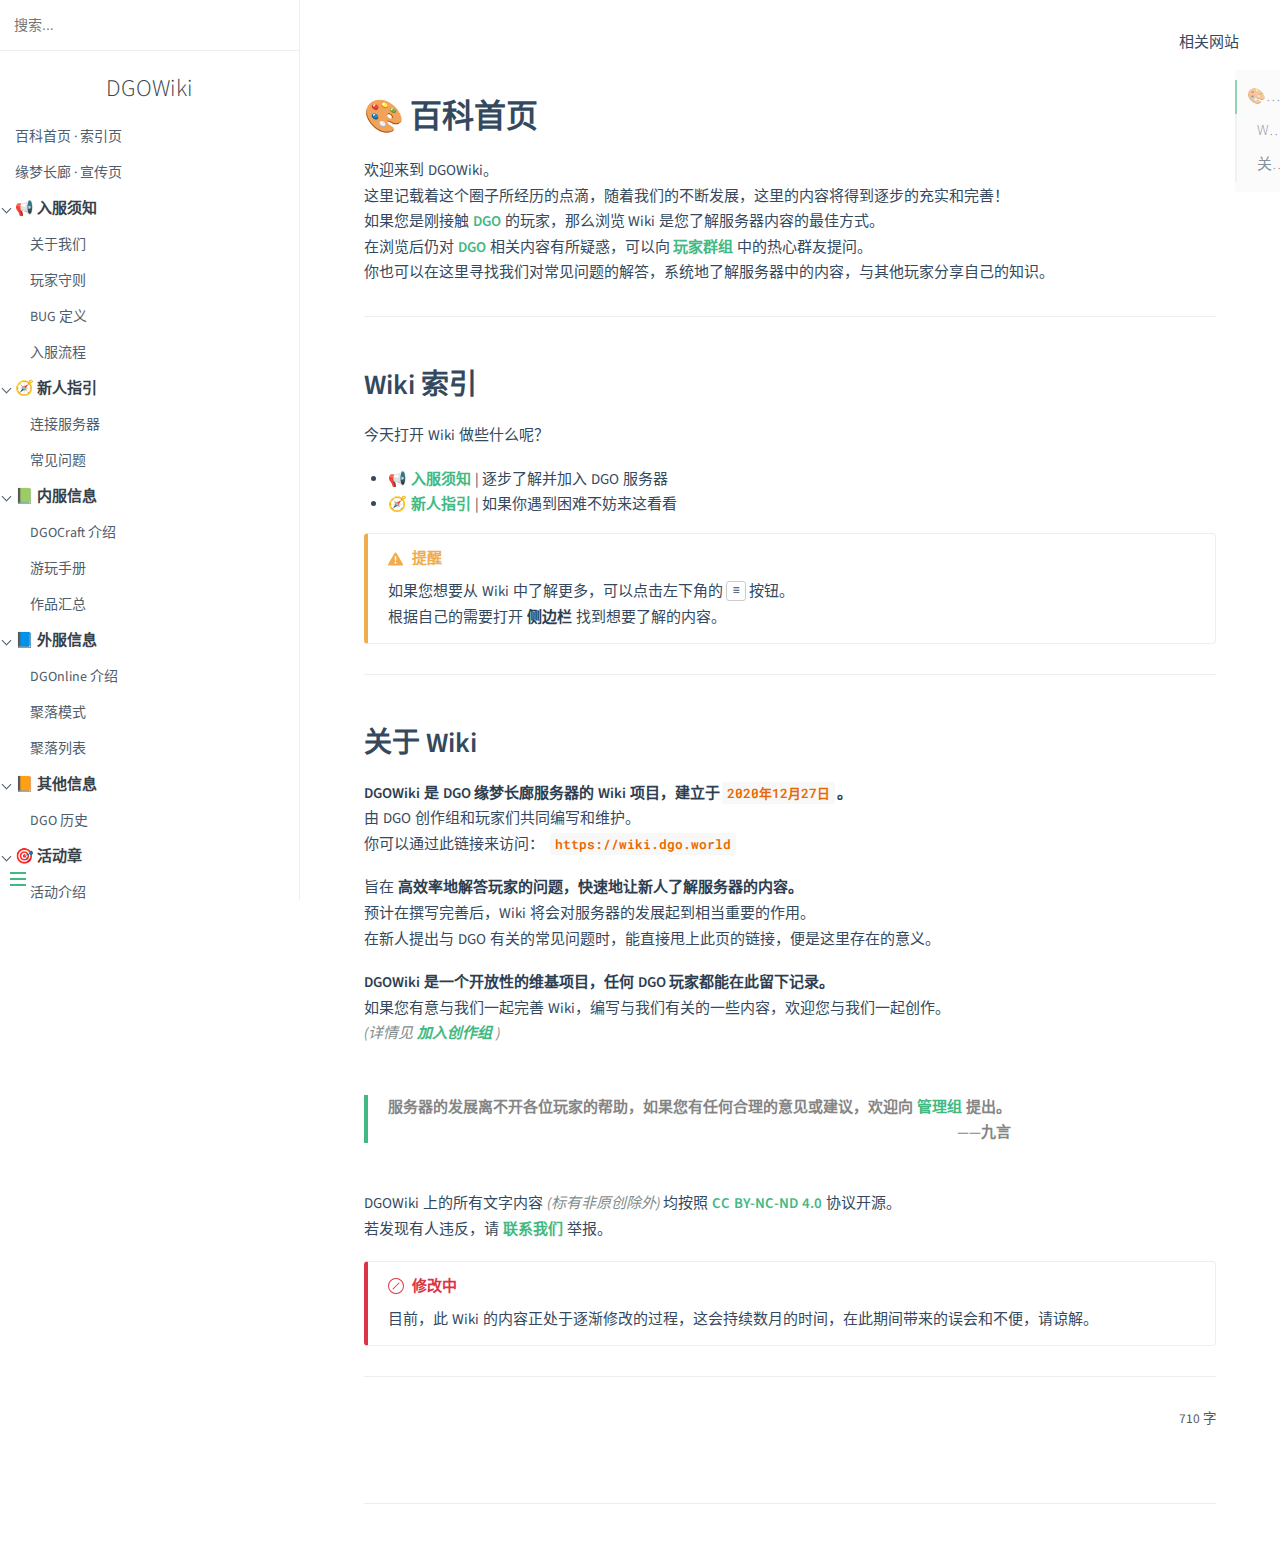
<file: index.html>
<!DOCTYPE html>
<html lang="zh-CN">
	<head>
		<!-- Page title -->
		<title>DGOWiki</title>
		<!-- /Page title -->

		<!-- Meta -->
		<meta charset="utf-8" />
		<meta http-equiv="X-UA-Compatible" content="IE=Edge,chrome=1" />
		<meta
			name="viewport"
			content="width=device-width, initial-scale=1,shrink-to-fit=no"
		/>
		<meta name="renderer" content="webkit|ie-comp|ie-stand" />
		<meta name="author" content="Maraudern,meraki_9yan@qq.com" />
		<meta http-equiv="cache-control" content="no-cache" />
		<!-- /Meta -->

		<!-- Styles -->
		<!-- <link rel="stylesheet" type="text/css" href="//cdn.jsdelivr.net/npm/docsify-plugin-toc@1.3.1/dist/light.css" 文章目录导航 /> -->
		<!-- <link rel="stylesheet" href="//cdn.jsdelivr.net/npm/docsify-sidebar-collapse/dist/sidebar.min.css" /> 侧边栏折叠 -->
		<link rel="stylesheet" type="text/css" href="css/light.css" />
		<link rel="stylesheet" type="text/css" href="css/sidebar.css" />
		<link rel="stylesheet" type="text/css" href="css/vue.css" />
		<link rel="stylesheet" type="text/css" href="css/font.css" />
		<link rel="stylesheet" type="text/css" href="css/theme.css" />

		<style>
			:root {
				--docsifytabs-border-color: #ededed;
				--docsifytabs-tab-highlight-color: var(--sidebar-nav-link-color--active, #42b983);
			}
		</style>
		<!-- /Styles -->
	</head>
	<body>
		<!-- 预加载 -->
		<div id="app">正在加载DGOWiki...</div>
		<!-- /预加载 -->

		<!-- Javascript -->
		<script>
			window.$docsify = {
				repo: "", // github挂件
				routerMode: "hash", // url模式
				auto2top: true,
				topMargin: 40,
				noEmoji: false,
				homepage: "index.md",
				loadNavbar: "navbar.md",
				loadSidebar: "sidebar.md",
				name: "DGOWiki",
				nameLink: "/",
				subMaxLevel: 1,
				search: {
					depth: 3,
					noData: "未找到结果，换个搜索词试试？",
					placeholder: "搜索...",
					namespace: "website-1",
				},
				sidebarDisplayLevel: 2,
				toc: {
					tocMaxLevel: 6,
					target: "h1,h2, h3, h4, h5, h6",
				},
				pagination: {
					previousText: "上一章",
					nextText: "下一章",
					crossChapter: true,
					crossChapterText: true,
				},
				count: {
					countable: true,
					position: "bottom",
					margin: "10px",
					float: "right",
					fontsize: "0.9em",
					color: "rgb(90,90,90)",
					language: "chinese",
					localization: {
						words: "",
						minute: "",
					},
					isExpected: false,
				},
				tabs: {
					sync: true,
					theme: "classic",
					tabComments: true,
					tabHeadings: true,
				},
				lastModified: {
					repo: "Maraudern/DGOWiki",
					basePath: "/",
					preString: "最后更新时间：",
					dateFormat: "{YYYY}/{MM}/{DD} {HH}:{mm}",
				},
				"flexible-alerts": {
					note: {
						label: {
							"/En-us/": "Note",
							"/": "笔记",
						},
					},
					tip: {
						label: {
							"/En-us/": "Tip",
							"/": "建议",
						},
					},
					warning: {
						label: {
							"/En-us/": "Warning",
							"/": "提醒",
						},
					},
					attention: {
						label: {
							"/En-us/": "Atention",
							"/": "注意！",
						},
					},
				},
				remoteMarkdown: {
					tag: "customTag",
				},
			};
		</script>

		<!-- <script src="//cdn.jsdelivr.net/npm/docsify@4.12.2/lib/docsify.min.js"></script> docsify -->
		<!-- <script src="//cdn.jsdelivr.net/npm/docsify@4.12.2/lib/plugins/emoji.min.js"></script> emoji表情 -->
		<!-- <script src="//cdn.jsdelivr.net/npm/docsify@4.12.2/lib/plugins/search.min.js"></script> 搜索 -->
		<!-- <script src="//cdn.jsdelivr.net/npm/docsify@4.12.2/lib/plugins/zoom-image.min.js"></script> 图片缩放 -->
		<!-- <script src="//cdn.jsdelivr.net/npm/docsify-plugin-toc@1.3.1/dist/docsify-plugin-toc.min.js"></script> 文章目录导航 -->
		<!-- <script src="//cdn.jsdelivr.net/npm/docsify-pagination@2.10.1/dist/docsify-pagination.min.js"></script> 翻页 -->
		<!-- <script src="//cdn.jsdelivr.net/npm/docsify-sidebar-collapse@1.3.5/dist/docsify-sidebar-collapse.min.js"></script> 侧边栏折叠 -->
		<!-- <script src="//cdn.jsdelivr.net/npm/docsify-count@1.1.0/dist/countable.min.js"></script> 字数统计 -->
		<!-- <script src="//cdn.jsdelivr.net/npm/docsify-tabs@1.5.3/dist/docsify-tabs.min.js></script> 多选项卡 -->
		<!-- <script src="//cdn.jsdelivr.net/npm/docsify-copy-code@2.1.1/dist/docsify-copy-code.min.js"></script> 复制代码 -->
		<!-- <script src="//cdn.jsdelivr.net/npm/docsify-plugin-flexible-alerts@1.1.0/dist/docsify-plugin-flexible-alerts.min.js"></script> 更美观的提示块 -->
		<!-- <script src="//cdn.jsdelivr.net/npm/docsify-example-panels@1.1.0/dist/docsify-example-panels.min.js"></script> 结构化div面板 -->
		<!-- <script src="//cdn.jsdelivr.net/npm/tinydate@1.3.0/dist/tinydate.min.js"></script> 最后修改时间 -->
		<!-- <script src="//cdn.jsdelivr.net/gh/rxmapple/docsify-last-modified@main/src/docsify-last-modified.js"></script> 修复最后修改时间部署问题 -->
		<!-- <script src="//cdn.jsdelivr.net/gh/h-hg/docsify-image-caption/dist/docsify-image-caption.min.js"></script> 显示图像标题 -->

		<script src="js/docsify.min.js"></script>
		<script src="js/emoji.min.js"></script>
		<script src="js/search.min.js"></script>
		<script src="js/zoom-image.min.js"></script>
		<script src="js/docsify-plugin-toc.min.js"></script>
		<script src="js/docsify-pagination.min.js"></script>
		<script src="js/docsify-sidebar-collapse.min.js"></script>
		<script src="js/countable.min.js"></script>
		<script src="js/docsify-tabs.min.js"></script>
		<script src="js/docsify-copy-code.min.js"></script>
		<script src="js/docsify-plugin-flexible-alerts.min.js"></script>
		<script src="js/docsify-example-panels.js"></script>
		<script src="js/tinydate.min.js"></script>
		<script src="js/docsify-last-modified.js"></script>
		<script src="js/docsify-image-caption.min.js"></script>
		<script src="js/theme.js"></script>
		<!-- /Javascript -->
	</body>
</html>
</file>
<file: css/light.css>
@media only screen and (max-width: 1299px) {
	aside.toc-nav {
		max-width: 45px;
		opacity: 0.6;
		right: 0 !important;
		margin-right: 0 !important;
		background: #f8f8f8;
	}
	aside.toc-nav:hover {
		max-width: inherit;
		opacity: 1;
	}
}

@media only screen and (min-width: 1300px) {
	section.content {
		padding-right: 250px;
	}
}

aside.toc-nav {
	position: fixed;
	top: 70px;
	right: 3%;
	margin-right: 20px;
	width: 250px;
	z-index: 999999;
	align-self: flex-start;
	flex: 0 0 auto;
	overflow-y: auto;
	max-height: 70%;
	background-color: var(--code-bg-color, #f8f8f8);
}

aside.toc-nav.nothing {
	width: 0;
}

.page_toc {
	position: relative;
	left: 0;
	margin: 10px 0;
	border: none;
	font-size: 1em;
}

.page_toc p.title {
	margin: 0;
	padding-bottom: 5px;
	font-weight: 600;
	font-size: 1.2em;
}

.page_toc .anchor:hover:after {
	content: "";
}
.page_toc div[class^="lv"] a:hover span {
	color: var(--sidebar-nav-link-color--active, #42b983);
}

.page_toc div {
	border-left: 2px solid #e8e8e8;
	text-indent: 10px;
	padding: 2px 0;
	cursor: pointer;
}

.page_toc div.active {
	border-left-color: var(--sidebar-nav-link-color--active, #42b983);
	transition: border-left-color 0.23s;
}

.page_toc div.active a span {
	color: var(--sidebar-nav-link-color--active, #42b983);
	transition: color 0.23s;
}

.page_toc div[class^="lv"] a {
	color: var(--text-color-base, black);
	text-decoration: none;
	font-weight: 300;
	line-height: 2em;
	display: block;
}

.page_toc div[class^="lv"] a span {
	color: var(--text-color, #34495e);
	display: block;
	overflow: hidden;
	white-space: nowrap;
	text-overflow: ellipsis;
}

.page_toc div.lv2 {
	text-indent: 20px;
}

.page_toc div.lv3 {
	text-indent: 30px;
}

.page_toc div.lv4 {
	text-indent: 40px;
}

.page_toc div.lv5 {
	text-indent: 50px;
}

.page_toc div.lv6 {
	text-indent: 60px;
}
</file>
<file: css/sidebar.css>
.sidebar-nav li {
	position: relative;
	margin: 0;
	cursor: pointer;
}
.sidebar-nav ul:not(.app-sub-sidebar) > li:not(.file)::before {
	content: "";
	display: block;
	position: absolute;
	top: 11px;
	left: -12px;
	height: 6px;
	width: 6px;
	border-right: 1px solid #505d6b;
	border-bottom: 1px solid #505d6b;
	transform: rotate(-45deg);
	transition: transform 0.1s;
}
.sidebar-nav ul:not(.app-sub-sidebar) > li.open::before {
	transform: rotate(45deg);
}
.sidebar-nav ul:not(.app-sub-sidebar) > li.collapse::before {
	transform: rotate(-45deg);
}
</file>
<file: css/vue.css>
@import url("https://fonts.googleapis.com/css?family=Roboto+Mono|Source+Sans+Pro:300,400,600");
* {
	-webkit-font-smoothing: antialiased;
	-webkit-overflow-scrolling: touch;
	-webkit-tap-highlight-color: rgba(0, 0, 0, 0);
	-webkit-text-size-adjust: none;
	-webkit-touch-callout: none;
	box-sizing: border-box;
}
body:not(.ready) {
	overflow: hidden;
}
body:not(.ready) .app-nav,
body:not(.ready) > nav,
body:not(.ready) [data-cloak] {
	display: none;
}
div#app {
	font-size: 30px;
	font-weight: lighter;
	margin: 40vh auto;
	text-align: center;
}
div#app:empty:before {
	content: "Loading...";
}
.emoji {
	height: 1.2rem;
	vertical-align: middle;
}
.progress {
	background-color: var(--theme-color, #42b983);
	height: 2px;
	left: 0;
	position: fixed;
	right: 0;
	top: 0;
	transition: width 0.2s, opacity 0.4s;
	width: 0;
	z-index: 999999;
}
.search .search-keyword,
.search a:hover {
	color: var(--theme-color, #42b983);
}
.search .search-keyword {
	font-style: normal;
	font-weight: 700;
}
body,
html {
	height: 100%;
}
body {
	-moz-osx-font-smoothing: grayscale;
	-webkit-font-smoothing: antialiased;
	color: var(--text-color, #34495e);
	font-family: Source Sans Pro, Helvetica Neue, Arial, sans-serif;
	font-size: 15px;
	letter-spacing: 0;
	margin: 0;
	overflow-x: hidden;
}
img {
	max-width: 100%;
}
a[disabled] {
	cursor: not-allowed;
	opacity: 0.6;
}
kbd {
	border: 1px solid #ccc;
	border-radius: 3px;
	display: inline-block;
	font-size: 12px !important;
	line-height: 12px;
	margin-bottom: 3px;
	padding: 3px 5px;
	vertical-align: middle;
}
li input[type="checkbox"] {
	margin: 0 0.2em 0.25em 0;
	vertical-align: middle;
}
.app-nav {
	margin: 25px 60px 0 0;
	position: absolute;
	right: 0;
	text-align: right;
	z-index: 10;
}
.app-nav.no-badge {
	margin-right: 25px;
}
.app-nav p {
	margin: 0;
}
.app-nav > a {
	margin: 0 1rem;
	padding: 5px 0;
}
.app-nav li,
.app-nav ul {
	display: inline-block;
	list-style: none;
	margin: 0;
}
.app-nav a {
	color: inherit;
	font-size: 16px;
	text-decoration: none;
	transition: color 0.3s;
}
.app-nav a.active,
.app-nav a:hover {
	color: var(--theme-color, #42b983);
}
.app-nav a.active {
	border-bottom: 2px solid var(--theme-color, #42b983);
}
.app-nav li {
	display: inline-block;
	margin: 0 1rem;
	padding: 5px 0;
	position: relative;
	cursor: pointer;
}
.app-nav li ul {
	background-color: var(--bg-color);
	border: 1px solid;
	border-color: #ddd #ddd #ccc;
	border-radius: 4px;
	box-sizing: border-box;
	display: none;
	max-height: calc(100vh - 61px);
	overflow-y: auto;
	padding: 10px 0;
	position: absolute;
	right: -15px;
	text-align: left;
	top: 100%;
	white-space: nowrap;
}
.app-nav li ul li {
	display: block;
	font-size: 14px;
	line-height: 1rem;
	margin: 8px 14px;
	white-space: nowrap;
}
.app-nav li ul a {
	display: block;
	font-size: inherit;
	margin: 0;
	padding: 0;
}
.app-nav li ul a.active {
	border-bottom: 0;
}
.app-nav li:hover ul {
	display: block;
}
.github-corner {
	border-bottom: 0;
	position: fixed;
	right: 0;
	text-decoration: none;
	top: 0;
	z-index: 1;
}
.github-corner:hover .octo-arm {
	-webkit-animation: octocat-wave 0.56s ease-in-out;
	animation: octocat-wave 0.56s ease-in-out;
}
.github-corner svg {
	color: #fff;
	fill: var(--theme-color, #42b983);
	height: 80px;
	width: 80px;
}
main {
	display: block;
	position: relative;
	width: 100vw;
	height: 100%;
	z-index: 0;
}
main.hidden {
	display: none;
}
.anchor {
	display: inline-block;
	text-decoration: none;
	transition: all 0.3s;
}
.anchor span {
	color: var(--text-color);
}
.anchor:hover {
	text-decoration: underline;
}
.sidebar {
	border-right: 1px solid #eee;
	overflow-y: auto;
	padding: 40px 0 0;
	position: absolute;
	top: 0;
	bottom: 0;
	left: 0;
	transition: transform 0.25s ease-out;
	width: 300px;
	z-index: 20;
}
.sidebar > h1 {
	margin: 0 auto 1rem;
	font-size: 1.5rem;
	font-weight: 300;
	text-align: center;
}
.sidebar > h1 a {
	color: inherit;
	text-decoration: none;
}
.sidebar > h1 .app-nav {
	display: block;
	position: static;
}
.sidebar .sidebar-nav {
	line-height: 2em;
	padding-bottom: 40px;
}
.sidebar li.collapse .app-sub-sidebar {
	display: none;
}
.sidebar ul {
	margin: 0 0 0 15px;
	padding: 0;
}
.sidebar li > p {
	font-weight: 700;
	margin: 0;
}
.sidebar ul,
.sidebar ul li {
	list-style: none;
}
.sidebar ul li a {
	border-bottom: none;
	display: block;
}
.sidebar ul li ul {
	padding-left: 20px;
}
.sidebar::-webkit-scrollbar {
	width: 4px;
}
.sidebar::-webkit-scrollbar-thumb {
	background: transparent;
	border-radius: 4px;
}
.sidebar:hover::-webkit-scrollbar-thumb {
	background: hsla(0, 0%, 53.3%, 0.4);
}
.sidebar:hover::-webkit-scrollbar-track {
	background: hsla(0, 0%, 53.3%, 0.1);
}
.sidebar-toggle {
	background-color: transparent;
	background-color: var(--sidebar-toggle-bg-color, hsla(0%, 0%, 100%, 0.8));
	border: 0;
	outline: none;
	padding: 10px;
	position: absolute;
	bottom: 0;
	left: 0;
	text-align: center;
	transition: opacity 0.3s;
	width: 284px;
	z-index: 30;
	cursor: pointer;
}
.sidebar-toggle:hover .sidebar-toggle-button {
	opacity: 0.4;
}
.sidebar-toggle span {
	background-color: var(--theme-color, #42b983);
	display: block;
	margin-bottom: 4px;
	width: 16px;
	height: 2px;
}
body.sticky .sidebar,
body.sticky .sidebar-toggle {
	position: fixed;
}
.content {
	padding-top: 60px;
	position: absolute;
	top: 0;
	right: 0;
	bottom: 0;
	left: 300px;
	transition: left 0.25s ease;
}
.markdown-section {
	margin: 0 auto;
	max-width: 80%;
	padding: 30px 15px 40px;
	position: relative;
}
.markdown-section > * {
	box-sizing: border-box;
	font-size: inherit;
}
.markdown-section > :first-child {
	margin-top: 0 !important;
}
.markdown-section hr {
	border: none;
	border-bottom: 1px solid #eee;
	margin: 2em 0;
}
.markdown-section iframe {
	border: 1px solid #eee;
	width: 1px;
	min-width: 100%;
}
.markdown-section img {
	width: 60%;
	margin: 0 auto;
} /*将图片宽度减小*/
.markdown-section table {
	border-collapse: collapse;
	border-spacing: 0;
	display: block;
	margin-bottom: 1rem;
	overflow: auto;
	width: 100%;
}
.markdown-section th {
	font-weight: 700;
}
.markdown-section td,
.markdown-section th {
	border: 1px solid #ddd;
	padding: 6px 13px;
}
.markdown-section th {
	border-color: #d9d9d9;
	background-color: var(--th-bg-color, #e5e5e5);
}
.markdown-section tr {
	border-top: 1px solid #ccc;
	background-color: var(--tr-bg-color, #fff);
}
.markdown-section p.tip {
	background-color: var(--code-bg-color, #f8f8f8);
}
.markdown-section tr:nth-child(2n) {
	background-color: var(--tr2-bg-color, #f8f8f8);
}
.markdown-section p.tip {
	border-bottom-right-radius: 2px;
	border-left: 4px solid #f66;
	border-top-right-radius: 2px;
	margin: 2em 0;
	padding: 12px 24px 12px 30px;
	position: relative;
}
.markdown-section p.tip:before {
	background-color: #f66;
	border-radius: 100%;
	color: #fff;
	content: "!";
	font-family: Dosis, Source Sans Pro, Helvetica Neue, Arial, sans-serif;
	font-size: 14px;
	font-weight: 700;
	left: -12px;
	line-height: 20px;
	position: absolute;
	height: 20px;
	width: 20px;
	text-align: center;
	top: 14px;
}
.markdown-section p.tip code {
	background-color: #efefef;
}
.markdown-section p.tip em {
	color: var(--text-color, #34495e);
}
.markdown-section p.warn {
	background: rgba(66, 185, 131, 0.1);
	border-radius: 2px;
	padding: 1rem;
}
.markdown-section ul.task-list > li {
	list-style-type: none;
}
body.close .sidebar {
	transform: translateX(-300px);
}
body.close .sidebar-toggle {
	width: auto;
}
body.close .content {
	left: 0;
}
@media print {
	.app-nav,
	.github-corner,
	.sidebar,
	.sidebar-toggle {
		display: none;
	}
}
@media screen and (max-width: 768px) {
	.github-corner,
	.sidebar,
	.sidebar-toggle {
		position: fixed;
	}
	.app-nav {
		margin-top: 16px;
	}
	.app-nav li ul {
		top: 30px;
	}
	main {
		height: auto;
		overflow-x: hidden;
	}
	.sidebar {
		left: -300px;
		transition: transform 0.25s ease-out;
	}
	.content {
		left: 0;
		max-width: 100vw;
		position: static;
		padding-top: 20px;
		transition: transform 0.25s ease;
	}
	.app-nav,
	.github-corner {
		transition: transform 0.25s ease-out;
	}
	.sidebar-toggle {
		background-color: transparent;
		width: auto;
		padding: 30px 30px 10px 10px;
	}
	body.close .sidebar {
		transform: translateX(300px);
	}
	body.close .sidebar-toggle {
		background-color: var(--sidebar-toggle-bg-color);
		transition: background-color 1s;
		width: 284px;
		padding: 10px;
	}
	body.close .content {
		transform: translateX(300px);
	}
	body.close .app-nav,
	body.close .github-corner {
		display: none;
	}
	.github-corner:hover .octo-arm {
		-webkit-animation: none;
		animation: none;
	}
	.github-corner .octo-arm {
		-webkit-animation: octocat-wave 0.56s ease-in-out;
		animation: octocat-wave 0.56s ease-in-out;
	}
}
@-webkit-keyframes octocat-wave {
	0%,
	to {
		transform: rotate(0);
	}
	20%,
	60% {
		transform: rotate(-25deg);
	}
	40%,
	80% {
		transform: rotate(10deg);
	}
}
@keyframes octocat-wave {
	0%,
	to {
		transform: rotate(0);
	}
	20%,
	60% {
		transform: rotate(-25deg);
	}
	40%,
	80% {
		transform: rotate(10deg);
	}
}
section.cover {
	align-items: center;
	background-position: 50%;
	background-repeat: no-repeat;
	background-size: cover;
	height: 100vh;
	width: 100vw;
	display: none;
}
section.cover.show {
	display: flex;
}
section.cover.has-mask .mask {
	background-color: #fff;
	opacity: 0.8;
	position: absolute;
	top: 0;
	height: 100%;
	width: 100%;
}
section.cover .cover-main {
	flex: 1;
	margin: -20px 16px 0;
	text-align: center;
	position: relative;
}
section.cover a {
	color: inherit;
}
section.cover a,
section.cover a:hover {
	text-decoration: none;
}
section.cover p {
	line-height: 1.5rem;
	margin: 1em 0;
}
section.cover h1 {
	color: inherit;
	font-size: 2.5rem;
	font-weight: 300;
	margin: 0.625rem 0 2.5rem;
	position: relative;
	text-align: center;
}
section.cover h1 a {
	display: block;
}
section.cover h1 small {
	bottom: -0.4375rem;
	font-size: 1rem;
	position: absolute;
}
section.cover blockquote {
	font-size: 1.5rem;
	text-align: center;
}
section.cover ul {
	line-height: 1.8;
	list-style-type: none;
	margin: 1em auto;
	max-width: 500px;
	padding: 0;
}
section.cover .cover-main > p:last-child a {
	border-radius: 2rem;
	border: 1px solid var(--theme-color, #42b983);
	box-sizing: border-box;
	color: var(--theme-color, #42b983);
	display: inline-block;
	font-size: 1.05rem;
	letter-spacing: 0.1rem;
	margin: 0.5rem 1rem;
	padding: 0.75em 2rem;
	text-decoration: none;
	transition: all 0.15s ease;
}
section.cover .cover-main > p:last-child a:last-child {
	background-color: var(--theme-color, #42b983);
	color: #fff;
}
section.cover .cover-main > p:last-child a:last-child:hover {
	color: inherit;
	opacity: 0.8;
}
section.cover .cover-main > p:last-child a:hover {
	color: inherit;
}
section.cover blockquote > p > a {
	border-bottom: 2px solid var(--theme-color, #42b983);
	transition: color 0.3s;
}
section.cover blockquote > p > a:hover {
	color: var(--theme-color, #42b983);
}
.sidebar,
body {
	background-color: var(--bg-color, #fff);
}
.sidebar {
	color: var(--sidebar-color, #364149);
}
.sidebar li {
	margin: 6px 0;
}
.sidebar ul li a {
	color: var(--sidebar-a-color, #505d6e);
	font-size: 14px;
	font-weight: 400;
	overflow: hidden;
	text-decoration: none;
	text-overflow: ellipsis;
	white-space: nowrap;
}
.sidebar ul li a:hover {
	text-decoration: underline;
}
.sidebar ul li ul {
	padding: 0;
}
.sidebar ul li.active > a {
	border-right: 2px solid;
	color: var(--theme-color, #42b983);
	font-weight: 600;
}
.app-sub-sidebar li:before {
	content: "-";
	padding-right: 4px;
	float: left;
}
.markdown-section h1,
.markdown-section h2,
.markdown-section h3,
.markdown-section h4,
.markdown-section strong {
	color: var(--strong-color, #2c3e50);
	font-weight: 600;
}
.markdown-section a {
	color: var(--theme-color, #42b983);
	font-weight: 600;
	text-decoration: none; /*删除超链接的下划线*/
}
.markdown-section a:hover {
	text-decoration: underline; /*光标放置于超链接上时显示下划线*/
}
.markdown-section h1 {
	font-size: 2rem;
	margin: 0 0 1rem;
}
.markdown-section h2 {
	font-size: 1.75rem;
	margin: 45px 0 0.8rem;
}
.markdown-section h3 {
	font-size: 1.5rem;
	margin: 40px 0 0.6rem;
}
.markdown-section h4 {
	font-size: 1.25rem;
}
.markdown-section h5 {
	font-size: 1rem;
}
.markdown-section h6 {
	color: #777;
	font-size: 1rem;
}
.markdown-section figure,
.markdown-section p {
	margin: 1.2em 0;
}
.markdown-section ol,
.markdown-section p,
.markdown-section ul {
	line-height: 1.6rem;
	word-spacing: 0.05rem;
}
.markdown-section ol,
.markdown-section ul {
	padding-left: 1.5rem;
}
.markdown-section blockquote {
	border-left: 4px solid var(--theme-color, #42b983);
	color: var(--quote-color, #858585);
	margin: 2em 0;
	padding-left: 20px;
	display: inline-block; /*将引用块改为行内块元素，使得署名可以正确的靠右显示在引用块右侧*/
}
.markdown-section blockquote p {
	font-weight: 600;
	margin: 0;
}
.markdown-section blockquote div.quotefrom {
	font-weight: 600;
	text-align: right;
} /*署名类选择器，用于给引用块添加署名*/
.markdown-section iframe {
	margin: 1em 0;
}
.markdown-section em {
	color: #7f8c8d;
}
.markdown-section code {
	border-radius: 2px;
	color: #e96900;
	font-size: 0.8rem;
	margin: 0 2px;
	padding: 3px 5px;
	white-space: pre-wrap;
}
.markdown-section code,
.markdown-section pre {
	background-color: var(--code-bg-color, #fff);
	font-family: Roboto Mono, Monaco, courier, monospace;
}
.markdown-section pre {
	-moz-osx-font-smoothing: initial;
	-webkit-font-smoothing: initial;
	line-height: 1.5rem;
	margin: 1.2em 0;
	overflow: auto;
	padding: 0 1.4rem;
	position: relative;
	word-wrap: normal;
}
.token.cdata,
.token.comment,
.token.doctype,
.token.prolog {
	color: #8e908c;
}
.token.namespace {
	opacity: 0.7;
}
.token.boolean,
.token.number {
	color: #c76b29;
}
.token.punctuation {
	color: #525252;
}
.token.property {
	color: #c08b30;
}
.token.tag {
	color: #2973b7;
}
.token.string {
	color: var(--theme-color, #42b983);
}
.token.selector {
	color: #6679cc;
}
.token.attr-name {
	color: #2973b7;
}
.language-css .token.string,
.style .token.string,
.token.entity,
.token.url {
	color: #22a2c9;
}
.token.attr-value,
.token.control,
.token.directive,
.token.unit {
	color: var(--theme-color, #42b983);
}
.token.function,
.token.keyword {
	color: #e96900;
}
.token.atrule,
.token.regex,
.token.statement {
	color: #22a2c9;
}
.token.placeholder,
.token.variable {
	color: #3d8fd1;
}
.token.deleted {
	text-decoration: line-through;
}
.token.inserted {
	border-bottom: 1px dotted #202746;
	text-decoration: none;
}
.token.italic {
	font-style: italic;
}
.token.bold,
.token.important {
	font-weight: 700;
}
.token.important {
	color: #c94922;
}
.token.entity {
	cursor: help;
}
.markdown-section pre > code {
	-moz-osx-font-smoothing: initial;
	-webkit-font-smoothing: initial;
	background-color: var(--code-bg-color, #fff);
	border-radius: 2px;
	color: var(--code-color, #525252);
	display: block;
	font-family: Roboto Mono, Monaco, courier, monospace;
	font-size: 0.8rem;
	line-height: inherit;
	margin: 0 2px;
	max-width: inherit;
	overflow: inherit;
	padding: 2.2em 5px;
	white-space: inherit;
}
.markdown-section code:after,
.markdown-section code:before {
	letter-spacing: 0.05rem;
}
code .token {
	-moz-osx-font-smoothing: initial;
	-webkit-font-smoothing: initial;
	min-height: 1.5rem;
	position: relative;
	left: auto;
}
pre:after {
	color: #ccc;
	content: attr(data-lang);
	font-size: 0.6rem;
	font-weight: 600;
	height: 15px;
	line-height: 15px;
	padding: 5px 10px 0;
	position: absolute;
	right: 0;
	text-align: right;
	top: 0;
}
</file>
<file: css/font.css>
.align-left {
	text-align: left;
}
.align-center {
	text-align: center;
}
.align-right {
	text-align: right;
} /*三种对齐方式*/
.font20 {
	font-size: 20px;
	line-height: 25px;
} /*修改文字大小至20px*/
.border {
	font-weight: 900;
} /*文本加粗，特粗*/
.stroke {
	-webkit-text-stroke: 0.1mm var(--text-color, #34495e);
	font-weight: 900;
} /*文本描边，描边颜色与普通文本相同*/
.black {
	color: #000;
}
.dark-blue {
	color: #00a;
}
.dark-green {
	color: #0a0;
}
.dark-aqua {
	color: #0aa;
}
.dark-red {
	color: #a00;
}
.dark-purple {
	color: #a0a;
}
.gold {
	color: #fa0;
}
.gray {
	color: #aaa;
}
.dark-gray {
	color: #555;
}
.blue {
	color: #55f;
}
.green {
	color: #5f5;
}
.aqua {
	color: #5ff;
}
.red {
	color: #f55;
}
.light-purple {
	color: #f5f;
}
.yellow {
	color: #ff5;
}
.white {
	color: #fff;
}
.minecoin-gold {
	color: #ddd605;
} /*17种文本颜色，与§所对应的17种文本颜色相同*/
.block15 {
	display: inline-block;
	width: 15px;
	height: 15px;
	margin-right: 0.3em;
	border: 0.1mm solid var(--text-color, #34495e);
	border-radius: 20%;
} /*15px圆角正方形，用于展示颜色*/
.bg-color-black {
	background-color: #000;
}
.bg-color-dark-blue {
	background-color: #00a;
}
.bg-color-dark-green {
	background-color: #0a0;
}
.bg-color-dark-aqua {
	background-color: #0aa;
}
.bg-color-dark-red {
	background-color: #a00;
}
.bg-color-dark-purple {
	background-color: #a0a;
}
.bg-color-gold {
	background-color: #fa0;
}
.bg-color-gray {
	background-color: #aaa;
}
.bg-color-dark-gray {
	background-color: #555;
}
.bg-color-blue {
	background-color: #55f;
}
.bg-color-green {
	background-color: #5f5;
}
.bg-color-aqua {
	background-color: #5ff;
}
.bg-color-red {
	background-color: #f55;
}
.bg-color-light-purple {
	background-color: #f5f;
}
.bg-color-yellow {
	background-color: #ff5;
}
.bg-color-white {
	background-color: #fff;
}
.bg-color-minecoin-gold {
	background-color: #ddd605;
} /*17种背景颜色，与§所对应的17种文本颜色相同*/
</file>
<file: css/theme.css>
/*此文件用于存放与主题相关变量及样式*/
body {
	--bg-color: #fff;
	--code-bg-color: #f8f8f8;
	--sidebar-toggle-bg-color: hsla(0％, 0%, 100%, 0.8);
	--th-bg-color: #e5e5e5;
	--tr-bg-color: #fff;
	--tr2-bg-color: #f8f8f8;
	/*背景颜色*/
	--text-color: #34495e;
	--code-color: #525252;
	--quote-color: #858585;
	--sidebar-color: #364149;
	--sidebar-a-color: #505d6b;
	--strong-color: #2c3e50;
	/*字体颜色*/
	transition: background-color 0.25s ease-out 0s, color 0.25s ease-out 0s;
} /*浅色模式*/
body.dark {
	--bg-color: #0d1117;
	--code-bg-color: #15191f;
	--docsifytabs-tab-background: #15191f !important;
	--sidebar-toggle-bg-color: hsla(0%, 0%, 0%, 0.8);
	--th-bg-color: #00040a;
	--tr-bg-color: #15191f;
	--tr2-bg-color: #0d1117;
	/*背景颜色*/
	--text-color: #d4e9fe;
	--code-color: #f0f5ff;
	--quote-color: #c5cad4;
	--sidebar-color: #d6e1e9;
	--sidebar-a-color: #d0ddeb;
	--strong-color: #ccdef0;
} /*字体颜色*/
/*深色模式*/
</file>
